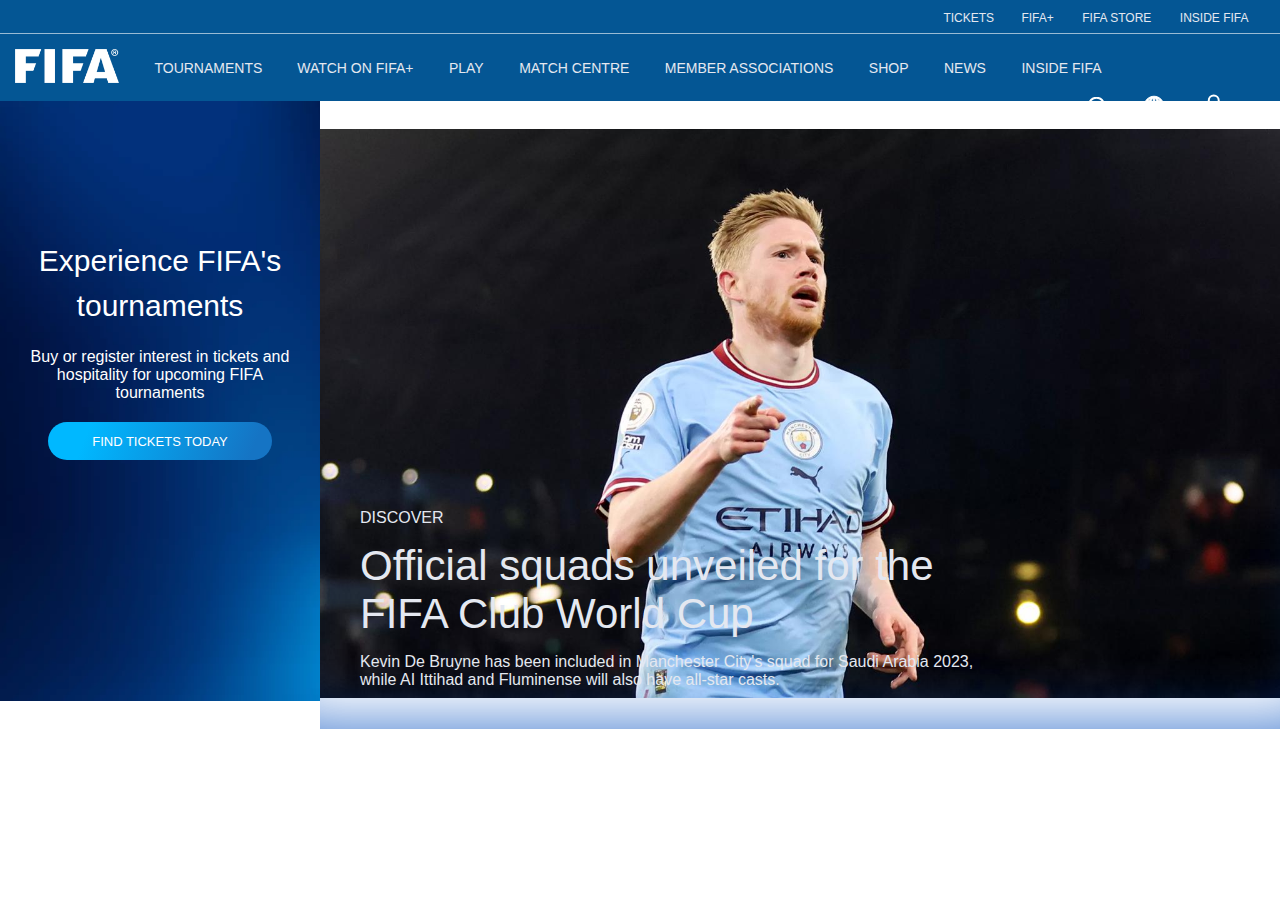
<file: index.html>
<!DOCTYPE html>
<html lang="en">

<head>
    <meta charset="UTF-8">
    <meta name="viewport" content="width=device-width, initial-scale=1.0">
    <title>FIFA|The Home of Football</title>
    <link rel="stylesheet" href="fifa.css">
    <link rel="shortcut icon" href="https://www.fifa.com/favicon-16x16.png?v=7ee355e68b687435c3e5f74e2e831325"
        type="image/x-icon">
    <script type="text/javascript">
        function ChangeTitle() {
            document.title = "Futbolun Evi!"
        }
        function ToggleMenu() {
            var langMenu = document.getElementById("languageMenu");
            if (langMenu.style.display == "none") {
                langMenu.style.display = "block";
            }
            else {
                langMenu.style.display = "none";
            }
        }
    </script>
</head>

<body>
    <nav>
        <a href="#" onclick="ChangeTitle()">TICKETS </a>
        <a href="#">FIFA+</a>
        <a href="#">FIFA STORE</a>
        <a href="#">INSIDE FIFA</a>
    </nav>
    <div id="menu">
        <a href="#"><img src="fifa.png"></a>

        <a href="#">TOURNAMENTS </a>
        <a href="#">WATCH ON FIFA+</a>
        <a href="#">PLAY</a>
        <a href="#">MATCH CENTRE</a>
        <a href="#">MEMBER ASSOCIATIONS</a>
        <a href="#">SHOP</a>
        <a href="#">NEWS</a>
        <a href="#">INSIDE FIFA</a>
        <div>
            <a href="search.html"><svg width="19" height="19" viewBox="0 0 19 19" fill="none" xmlns="http://www.w3.org/2000/svg"
                    class="global-menu-top-nav_searchIconPadding__3C2RP">
                    <circle cx="8.5" cy="8.5" r="7.75" stroke-width="2" stroke-linejoin="round"></circle>
                    <line x1="14.0607" y1="14" x2="18" y2="17.9393" stroke-width="2" stroke-linecap="round"></line>
                </svg>
            </a>
            <a href="#" onclick="ToggleMenu()"><svg width="24" height="24" viewBox="0 0 24 24" fill="none"
                    xmlns="http://www.w3.org/2000/svg" class="header-dropdown_languageSelectorIcon__1eDKj">
                    <path fill-rule="evenodd" clip-rule="evenodd"
                        d="M3.78363 11.25H6.7648C6.80208 10.3088 6.90906 9.40178 7.07729 8.54987C7.03052 8.53136 6.98427 8.51259 6.93857 8.49355C6.27357 8.21646 5.68645 7.86744 5.25411 7.44154C5.22767 7.4155 5.20166 7.389 5.17612 7.36206C4.40842 8.4894 3.91278 9.81686 3.78363 11.25ZM6.14505 6.18776C6.18694 6.24539 6.24 6.30716 6.30679 6.37296C6.54685 6.60945 6.9249 6.85507 7.44489 7.07902C7.64221 6.43597 7.8779 5.83922 8.1472 5.30063C8.29116 5.01272 8.44831 4.7352 8.61816 4.47276C7.68988 4.89047 6.85281 5.47484 6.14505 6.18776ZM12 2.25C6.61522 2.25 2.25 6.61522 2.25 12C2.25 17.3848 6.61522 21.75 12 21.75C17.3848 21.75 21.75 17.3848 21.75 12C21.75 6.61522 17.3848 2.25 12 2.25ZM11.25 3.93646C10.6508 4.23145 10.0314 4.88642 9.48884 5.97145C9.25613 6.43687 9.04882 6.96226 8.87347 7.53687C9.58199 7.70245 10.3855 7.81524 11.25 7.85701V3.93646ZM11.25 9.35859C10.2759 9.31572 9.35174 9.19 8.51929 8.99452C8.38739 9.70223 8.30011 10.4588 8.26606 11.25H11.25V9.35859ZM12.75 11.25V9.35859C13.7241 9.31572 14.6483 9.19 15.4807 8.99452C15.6126 9.70223 15.6999 10.4588 15.7339 11.25H12.75ZM11.25 12.75H8.26606C8.29158 13.343 8.347 13.9165 8.4287 14.4646C9.28448 14.2568 10.2405 14.1233 11.25 14.0789V12.75ZM12.75 14.0789V12.75H15.7339C15.7084 13.343 15.653 13.9165 15.5713 14.4646C14.7155 14.2568 13.7595 14.1233 12.75 14.0789ZM11.25 15.5805C10.3247 15.6252 9.46922 15.7513 8.72533 15.9364C8.92746 16.7191 9.18675 17.4244 9.48884 18.0286C10.0314 19.1136 10.6508 19.7685 11.25 20.0635V15.5805ZM8.61816 19.5272C8.44831 19.2648 8.29116 18.9873 8.1472 18.6994C7.8095 18.024 7.52464 17.2571 7.30202 16.4222C6.85505 16.6285 6.52429 16.8503 6.30679 17.0645C6.05863 17.309 6 17.4979 6 17.625H5.9649C6.70915 18.4232 7.60985 19.0735 8.61816 19.5272ZM4.96907 16.3183C5.05592 16.2043 5.15181 16.0967 5.25411 15.996C5.68645 15.5701 6.27357 15.221 6.93857 14.944C6.95321 14.9379 6.9679 14.9318 6.98265 14.9257C6.86857 14.2293 6.79453 13.5005 6.7648 12.75H3.78363C3.90077 14.0499 4.31941 15.2628 4.96907 16.3183ZM15.3818 19.5272C16.3901 19.0735 17.2908 18.4232 18.0351 17.625H18C18 17.4979 17.9414 17.309 17.6932 17.0645C17.4757 16.8503 17.145 16.6285 16.698 16.4222C16.4754 17.2571 16.1905 18.024 15.8528 18.6994C15.7088 18.9873 15.5517 19.2648 15.3818 19.5272ZM15.2747 15.9364C14.5308 15.7513 13.6753 15.6252 12.75 15.5805V20.0635C13.3492 19.7685 13.9686 19.1136 14.5112 18.0286C14.8132 17.4244 15.0725 16.7191 15.2747 15.9364ZM17.0173 14.9257C17.0321 14.9318 17.0468 14.9379 17.0614 14.944C17.7264 15.221 18.3136 15.5701 18.7459 15.996C18.8482 16.0967 18.9441 16.2043 19.0309 16.3183C19.6806 15.2628 20.0992 14.0499 20.2164 12.75H17.2352C17.2055 13.5005 17.1314 14.2293 17.0173 14.9257ZM17.2352 11.25H20.2164C20.0872 9.81686 19.5916 8.4894 18.8239 7.36206C18.7983 7.389 18.7723 7.4155 18.7459 7.44154C18.3136 7.86744 17.7264 8.21646 17.0614 8.49355C17.0157 8.51259 16.9695 8.53136 16.9227 8.54986C17.0909 9.40178 17.1979 10.3088 17.2352 11.25ZM16.5551 7.07902C16.3578 6.43597 16.1221 5.83922 15.8528 5.30063C15.7088 5.01272 15.5517 4.7352 15.3818 4.47276C16.3101 4.89046 17.1472 5.47484 17.8549 6.18776C17.8131 6.24539 17.76 6.30716 17.6932 6.37296C17.4531 6.60945 17.0751 6.85506 16.5551 7.07902ZM15.1265 7.53687C14.418 7.70245 13.6145 7.81524 12.75 7.85701V3.93646C13.3492 4.23145 13.9686 4.88642 14.5112 5.97145C14.7439 6.43687 14.9512 6.96226 15.1265 7.53687Z"
                        fill="white"></path>
                </svg>
            </a>
            <ul id="languageMenu" style="display: none;">
                <li>ENGLISH</li>
                <li style="border: none;">TÜRKÇE</li>
            </ul>
            <a href="#"><svg width="25" height="24" viewBox="0 0 25 24" fill="none" xmlns="http://www.w3.org/2000/svg">
                    <circle cx="12.7368" cy="6.59961" r="5" stroke-width="2" stroke-linejoin="round"></circle>
                    <path
                        d="M1.95931 21.6747C2.95328 17.8793 7.2779 14.7998 12.7368 14.7998C18.1957 14.7998 22.5204 17.8793 23.5143 21.6747C23.5598 21.8482 23.5179 21.9983 23.3934 22.1332C23.2562 22.2819 23.0198 22.3998 22.7368 22.3998H2.73682C2.45387 22.3998 2.21743 22.2819 2.08018 22.1332C1.95573 21.9983 1.91386 21.8482 1.95931 21.6747Z"
                        stroke-width="2" stroke-linejoin="round"></path>
                </svg>
            </a>
        </div>
        <!-- transform,transition, scale -->

    </div>
    <div>
        <div id="mainLeft">
            <h2>Experience FIFA's tournaments</h2>
            <h4>Buy or register interest in tickets and hospitality for upcoming FIFA tournaments</h4>
            <a href="#">FIND TICKETS TODAY</button>
        </div>
        <a href="#" id="mainRight">
            <img src="kevin.jpeg">
            <div>
                <span>DISCOVER</span>
                <h2>Official squads unveiled for the FIFA Club World Cup</h2>
                <span>Kevin De Bruyne has been included in Manchester City's squad for Saudi Arabia 2023, while AI
                    Ittihad and Fluminense will also have all-star casts.</span>

            </div>
        </a>
    </div>
</body>

</html>
</file>
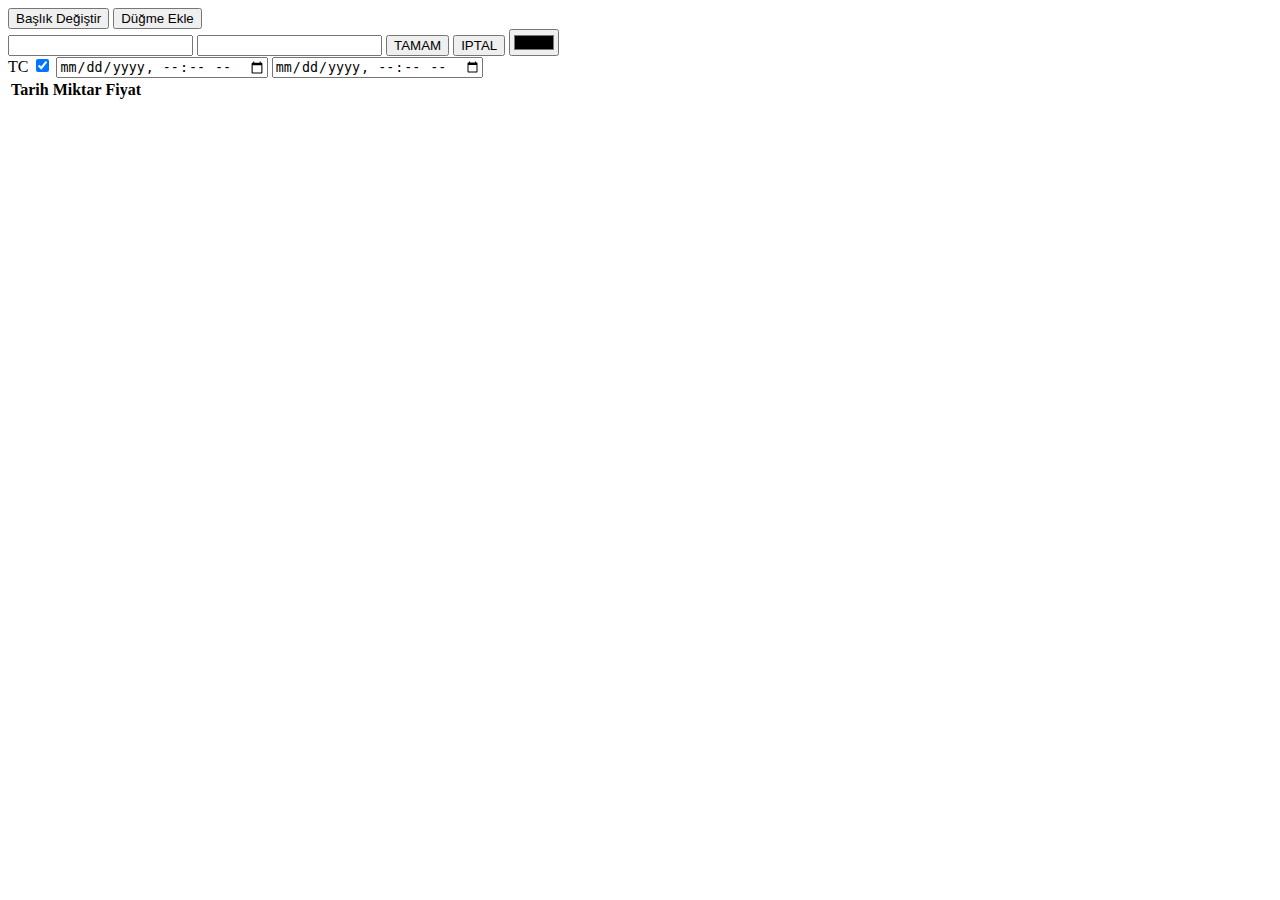
<file: search.html>
<!DOCTYPE html>
<html lang="en">

<head>
    <meta charset="UTF-8">
    <meta name="viewport" content="width=device-width, initial-scale=1.0">
    <title>Search</title>
    <script>
        /*var a = 1;
        var b = 2;
        var c = a + b;
        console.log(c);
        var i;
        for (i = 0; i < 10; i++) {
            console.log(i);
        }
        var d = prompt("veri gir");
        console.log("Girilen veri:", d);
        i = "metin";
        console.log(d + i);
        function ChangeTitle(){
            var titleText=document.title;
            var ttArray=titleText.split('');
            ttArray=ttArray.reverse();
            document.title=ttArray.join('');
        }
        function InputChanged(){
            var itext=document.getElementById("textInput");
            var itextv=itext.value;

            var iArray=itextv.split('');
            iArray=iArray.reverse();
            itext.value=iArray.join('');
            ChangeTitle();
        }
        function Copy(){
            var i1=document.getElementById("i1");
            var i2=document.getElementById("i2");
            var iArray=(i1.value).split('');
            iArray=iArray.reverse();
            i2.value=iArray.join('');
        }
        function Stop(e){
            var submit=document.getElementById("submitButton");
            submit.value="OK";

            e.preventDefault();
            var entryInput=document.getElementById("i2");
            if(entryInput.value=="asd")
            {
                e.preventDefault();
            }
        }
        function AddButton(){
            var dugme=document.createElement("button");
            dugme.textContent="selamınaleyk";
            dugme.setAttribute("onclick", "AddButton()");
            document.body.append(dugme);
            const btn=document.querySelector("#addButton");
            btn.removeAttribute("onclick");
        }*/
        function Difference(){
            var t1=document.getElementById("t1");
            var d1=new Date(t1.value);
            alert(d1);
            var t2=document.getElementById("t2");
            var d2=new Date();
        }
    </script>
</head>

<body>
    <button id="titleButton" onclick="InputChanged(), ChangeTitle()" on>Başlık Değiştir</button>
    <button id="addButton" onclick="AddButton()">Düğme Ekle</button>
    <form onsubmit="Stop(event)">
        <input id="i1" type="text" oninput="Copy()"/>
        <input id="i2" type="text" oninput="Copy()"/>
        <input id="submitButton" type="submit" value="TAMAM"/>
        <input type="reset" value="IPTAL"/>
        <input type="color">

        <br>
        <label>TC</label>
        <input type="checkbox" checked/>
        <input id="t1" type="datetime-local" value=""/>
        <input id="t2" type="datetime-local"/>
    </form>
    <span id="difference">

    </span>
    <table>
        <thead>
            <tr>
                <th>Tarih</th>
                <th>Miktar</th>
                <th>Fiyat</th>
            </tr>
        </thead>
        <tbody></tbody>
    </table>
</body>

</html>
</file>
<file: fifa.css>
* {
    margin: 0;
    padding: 0;
    box-sizing: border-box;
}

body {
    font-family: sans-serif;
    color: #ffff;
}

nav {
    text-align: right;
    padding: 7.5px;
    border-bottom: 1px solid rgba(255, 255, 255, 0.6);
}

nav a {
    font-size: 12px;
    padding-right: 24px;
}

a {
    color: #e4e8f0;
    text-decoration: none;
}
svg:hover{
    stroke:#00B8FF
}

a:hover {
    color: #fff;
}

a svg {
    color: #fff;
}


#menu,
nav {
    background-color: rgb(4, 86, 148);
}
svg{
    stroke: #FFFFFF;
}

#menu img {
    width: 104px;
}

#menu a {
    margin-right: 31px;
    font-size: 14px;
    vertical-align: middle;
    transition: ease-in-out .2s;
}
#menu a:hover{
    transform: scale(1.1);
    padding-top: 200px;
}
#menu {
    padding: 15px;
}

#menu div {
    display: inline;
    float: right;
    padding: 7.745px;
}

#mainLeft {
    width: 25%;
    display: inline-block;
    height: 600px;
    vertical-align: top;
    background-image: url(leftbackg.webp);
    background-size: cover;
    padding: 16px;
    text-align: center;
    float: left;
}

#mainLeft * {
    margin-bottom: 20px;
    font-weight: 300;
}

#mainLeft h2 {
    margin-top: 42%;
    font-size: 30px;
    font-weight: 300;
    line-height: 45px;
}

#mainLeft a {
    background-image: linear-gradient(111.98deg, #00b8ff 18.07%, #1574c4 90.31%);
    padding: 11.5px 44px;
    display: inline-block;
    border-radius: 30px;
    font-size: 13px;
    transition: ease-in-out .2s;
    color: #FFFF;
}

#mainLeft a:hover {
    transform: scale(1.1);
}

#mainLeft span {
    font-size: 16px;
    font-weight: 400;
    line-height: 25.6px;
    display: block;
}

#mainRight {
    vertical-align: top;
    width: 75%;
    display: inline-block;
    height: 600px;
    overflow: hidden;
    position: relative;
    font-weight: 300;
}
#mainRight img{
    width: 100%;
}
#mainRight div{
    position: absolute;
    bottom: 0;
    padding: 40px 30% 40px 40px;
    width: 100%;
    box-shadow:inset 0px -48px 63px -44px rgba(8, 82, 193, 0.77);

}
#mainRight h2{
    font-weight: 400;
    margin: 15px 0;
    font-size: 42px;
}
#shadow{
    height: 100%;
    position: absolute;
}
#languageMenu{
    background-color: #020f2a;
    width: 80px;
    list-style: none;
    border-radius: 3px;
    z-index:1;
    position: absolute;
    margin-block-start: 10px;
    right:86px;
    font-weight: 300;
    font-size: 13px;
}
#languageMenu li{
    line-height: 1.6;
    margin-top: 3px;
    margin-bottom: 3px;
    padding: 5px 0 5px 10px;
    border-bottom: 0.2px solid hsla(0,0%,100%,.3);
}
</file>
